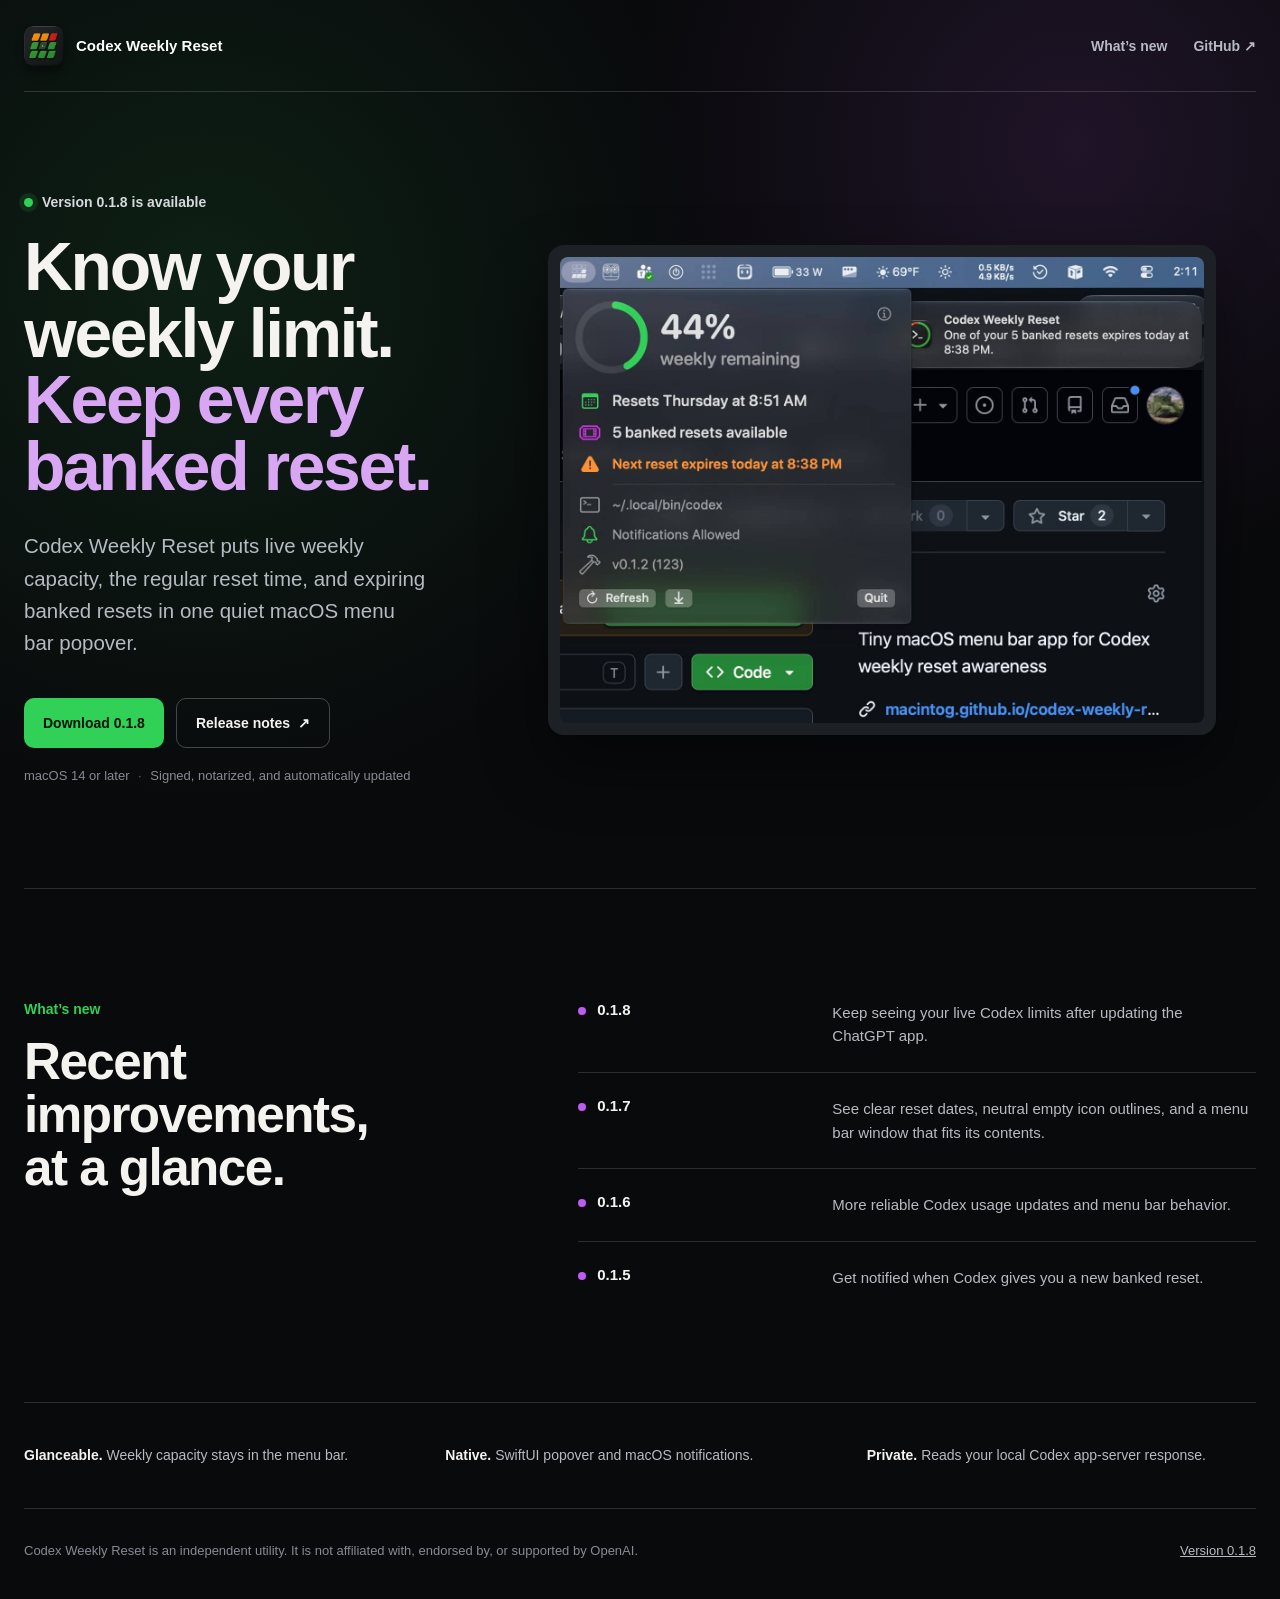
<file: index.html>
<!doctype html>
<html lang="en">
<head>
  <meta charset="utf-8">
  <meta name="viewport" content="width=device-width, initial-scale=1">
  <meta name="color-scheme" content="dark">
  <title>Codex Weekly Reset</title>
  <meta name="description" content="A native macOS menu bar app for tracking weekly Codex capacity, banked resets, and upcoming reset expirations.">
  <link rel="canonical" href="https://macintog.github.io/codex-weekly-reset/">
  <meta property="og:title" content="Codex Weekly Reset">
  <meta property="og:description" content="See weekly Codex capacity, banked resets, and upcoming expirations without leaving the menu bar.">
  <meta property="og:type" content="website">
  <meta property="og:url" content="https://macintog.github.io/codex-weekly-reset/">
  <meta property="og:image" content="https://macintog.github.io/codex-weekly-reset/assets/codex-weekly-reset-alert.jpg?v=123">
  <meta property="og:image:secure_url" content="https://macintog.github.io/codex-weekly-reset/assets/codex-weekly-reset-alert.jpg?v=123">
  <meta property="og:image:type" content="image/jpeg">
  <meta property="og:image:width" content="1426">
  <meta property="og:image:height" content="1032">
  <meta property="og:image:alt" content="Codex Weekly Reset build 123 showing an expiring banked reset and its native macOS alert">
  <meta name="twitter:card" content="summary_large_image">
  <meta name="twitter:image" content="https://macintog.github.io/codex-weekly-reset/assets/codex-weekly-reset-alert.jpg?v=123">
  <meta name="twitter:image:alt" content="Codex Weekly Reset build 123 showing an expiring banked reset and its native macOS alert">
  <meta name="theme-color" content="#090a0c">
  <link rel="icon" href="assets/app-icon.png">
  <link rel="apple-touch-icon" href="assets/app-icon.png">
  <link rel="preload" href="assets/codex-weekly-reset-alert.jpg" as="image">
  <link rel="stylesheet" href="styles.css">
</head>
<body>
  <div class="site-shell">
    <header class="site-header">
      <a class="product-lockup" href="https://github.com/macintog/codex-weekly-reset" aria-label="Codex Weekly Reset on GitHub">
        <img src="assets/app-icon.png" width="40" height="40" alt="" class="app-icon">
        <span>Codex Weekly Reset</span>
      </a>

      <nav class="site-nav" aria-label="Site links">
        <a href="#whats-new">What’s new</a>
        <a href="https://github.com/macintog/codex-weekly-reset">GitHub <span aria-hidden="true">↗</span></a>
      </nav>
    </header>

    <main>
      <section class="hero" aria-labelledby="hero-title">
        <div class="hero-copy">
          <p class="release-line"><span class="release-dot" aria-hidden="true"></span>Version 0.1.8 is available</p>
          <h1 id="hero-title">Know your weekly limit. <span>Keep every banked reset.</span></h1>
          <p class="lede">Codex Weekly Reset puts live weekly capacity, the regular reset time, and expiring banked resets in one quiet macOS menu bar popover.</p>

          <div class="actions" aria-label="Download and release links">
            <a class="button button-primary" href="downloads/CodexWeeklyReset.zip">Download 0.1.8</a>
            <a class="button button-secondary" href="https://github.com/macintog/codex-weekly-reset/releases/tag/v0.1.8">Release notes <span aria-hidden="true">↗</span></a>
          </div>

          <p class="download-meta">macOS 14 or later <span aria-hidden="true">·</span> Signed, notarized, and automatically updated</p>
        </div>

        <figure class="hero-visual">
          <a class="preview-link" href="assets/codex-weekly-reset-alert.jpg" aria-label="Open the full-size Codex Weekly Reset launch warning screenshot">
            <div class="preview-frame">
              <img class="app-preview-image" src="assets/codex-weekly-reset-alert.jpg" width="1426" height="1032" alt="Codex Weekly Reset build 123 showing 44 percent weekly capacity, five banked resets, a reset expiring today, and its matching native macOS notification">
            </div>
          </a>
        </figure>
      </section>

      <section class="release-section" id="whats-new" aria-labelledby="release-title">
        <div class="release-heading">
          <p>What’s new</p>
          <h2 id="release-title">Recent improvements, at a glance.</h2>
        </div>

        <dl class="feature-list">
          <div class="feature-row feature-row-primary">
            <dt><span class="feature-signal purple" aria-hidden="true"></span>0.1.8</dt>
            <dd>Keep seeing your live Codex limits after updating the ChatGPT app.</dd>
          </div>
          <div class="feature-row">
            <dt><span class="feature-signal purple" aria-hidden="true"></span>0.1.7</dt>
            <dd>See clear reset dates, neutral empty icon outlines, and a menu bar window that fits its contents.</dd>
          </div>
          <div class="feature-row">
            <dt><span class="feature-signal purple" aria-hidden="true"></span>0.1.6</dt>
            <dd>More reliable Codex usage updates and menu bar behavior.</dd>
          </div>
          <div class="feature-row">
            <dt><span class="feature-signal purple" aria-hidden="true"></span>0.1.5</dt>
            <dd>Get notified when Codex gives you a new banked reset.</dd>
          </div>
        </dl>
      </section>

      <section class="confidence-row" aria-label="Product details">
        <p><strong>Glanceable.</strong> Weekly capacity stays in the menu bar.</p>
        <p><strong>Native.</strong> SwiftUI popover and macOS notifications.</p>
        <p><strong>Private.</strong> Reads your local Codex app-server response.</p>
      </section>
    </main>

    <footer class="site-footer">
      <p>Codex Weekly Reset is an independent utility. It is not affiliated with, endorsed by, or supported by OpenAI.</p>
      <a href="https://github.com/macintog/codex-weekly-reset/releases/tag/v0.1.8">Version 0.1.8</a>
    </footer>
  </div>
</body>
</html>
</file>
<file: styles.css>
:root {
  color-scheme: dark;
  --bg: #090a0c;
  --surface: #15171b;
  --surface-raised: #1d2025;
  --text: #f5f3ef;
  --muted: #b7bac2;
  --faint: #858a94;
  --line: rgba(255, 255, 255, 0.14);
  --line-strong: rgba(255, 255, 255, 0.24);
  --green: #31d158;
  --purple: #bf5af2;
  --amber: #ffb340;
  --red: #ff453a;
  --focus: #64d2ff;
}

* {
  box-sizing: border-box;
}

html {
  min-width: 320px;
  scroll-behavior: smooth;
  background: var(--bg);
}

body {
  min-width: 320px;
  margin: 0;
  color: var(--text);
  font-family: ui-sans-serif, -apple-system, BlinkMacSystemFont, "SF Pro Text", "Segoe UI", sans-serif;
  background:
    radial-gradient(circle at 84% 9%, rgba(191, 90, 242, 0.12), transparent 28rem),
    radial-gradient(circle at 16% 18%, rgba(49, 209, 88, 0.11), transparent 32rem),
    var(--bg);
}

a {
  color: inherit;
}

img,
svg {
  display: block;
}

.site-shell {
  width: min(1240px, calc(100% - 48px));
  margin: 0 auto;
}

.site-header {
  display: flex;
  align-items: center;
  justify-content: space-between;
  min-height: 92px;
  border-bottom: 1px solid var(--line);
}

.product-lockup {
  display: inline-flex;
  align-items: center;
  gap: 12px;
  color: #fff;
  font-size: 15px;
  font-weight: 680;
  text-decoration: none;
}

.app-icon {
  width: 40px;
  height: 40px;
  border-radius: 9px;
  box-shadow: 0 6px 8px rgba(0, 0, 0, 0.36);
}

.site-nav {
  display: flex;
  align-items: center;
  gap: 26px;
}

.site-nav a {
  color: var(--muted);
  font-size: 14px;
  font-weight: 620;
  text-decoration: none;
  transition: color 160ms ease;
}

.site-nav a:hover {
  color: var(--text);
}

.hero {
  display: grid;
  grid-template-columns: minmax(380px, 0.72fr) minmax(600px, 1.28fr);
  gap: clamp(44px, 5vw, 72px);
  align-items: center;
  min-height: 720px;
  padding: clamp(72px, 8vw, 116px) 0;
}

.hero-copy,
.hero-visual {
  min-width: 0;
}

.release-line {
  display: flex;
  align-items: center;
  gap: 9px;
  width: fit-content;
  margin: 0 0 24px;
  color: #d8d9de;
  font-size: 14px;
  font-weight: 650;
}

.release-dot {
  width: 9px;
  height: 9px;
  border-radius: 50%;
  background: var(--green);
  box-shadow: 0 0 0 5px rgba(49, 209, 88, 0.12);
}

h1,
h2 {
  text-wrap: balance;
}

h1 {
  max-width: 650px;
  margin: 0;
  font-size: clamp(3.25rem, 5.3vw, 4.8rem);
  line-height: 0.98;
  font-weight: 790;
  letter-spacing: -0.035em;
}

h1 span {
  color: #d8a6f3;
}

.lede {
  max-width: 620px;
  margin: 30px 0 0;
  color: var(--muted);
  font-size: clamp(1.08rem, 2vw, 1.28rem);
  line-height: 1.58;
  text-wrap: pretty;
}

.actions {
  display: flex;
  flex-wrap: wrap;
  gap: 12px;
  margin-top: 38px;
}

.button {
  display: inline-flex;
  align-items: center;
  justify-content: center;
  gap: 8px;
  min-height: 50px;
  padding: 0 19px;
  border-radius: 10px;
  font-size: 14px;
  font-weight: 740;
  text-decoration: none;
  transition: transform 160ms ease, background-color 160ms ease, border-color 160ms ease;
}

.button:hover {
  transform: translateY(-1px);
}

.button-primary {
  color: #061108;
  background: var(--green);
}

.button-primary:hover {
  background: #46dd69;
}

.button-secondary {
  border: 1px solid var(--line-strong);
  color: var(--text);
  background: transparent;
}

.button-secondary:hover {
  border-color: rgba(255, 255, 255, 0.4);
  background: rgba(255, 255, 255, 0.05);
}

.download-meta {
  margin: 18px 0 0;
  color: var(--faint);
  font-size: 13px;
  line-height: 1.5;
}

.download-meta span {
  margin: 0 5px;
  color: #5f646e;
}

.preview-frame {
  overflow: hidden;
  padding: 12px;
  border-radius: 16px;
  background: var(--surface-raised);
  box-shadow: 0 30px 64px rgba(0, 0, 0, 0.46);
}

.preview-link {
  display: block;
  border-radius: 16px;
  text-decoration: none;
}

.app-preview-image {
  width: 100%;
  height: auto;
  border-radius: 8px;
}

figcaption {
  margin-top: 14px;
  color: var(--faint);
  font-size: 13px;
  text-align: center;
}

.release-section {
  display: grid;
  grid-template-columns: minmax(280px, 0.8fr) minmax(460px, 1.2fr);
  gap: clamp(48px, 8vw, 104px);
  padding: clamp(72px, 9vw, 112px) 0;
  border-top: 1px solid var(--line);
  border-bottom: 1px solid var(--line);
}

.release-heading p {
  margin: 0 0 18px;
  color: var(--green);
  font-size: 14px;
  font-weight: 700;
}

.release-heading h2 {
  max-width: 480px;
  margin: 0;
  font-size: clamp(2.15rem, 4vw, 3.5rem);
  line-height: 1.04;
  letter-spacing: -0.03em;
}

.feature-list {
  margin: 0;
}

.feature-row {
  display: grid;
  grid-template-columns: minmax(150px, 0.7fr) minmax(260px, 1.3fr);
  gap: 26px;
  padding: 24px 0;
  border-top: 1px solid var(--line);
}

.feature-row:first-child {
  padding-top: 0;
  border-top: 0;
}

.feature-row:last-child {
  padding-bottom: 0;
}

.feature-row dt {
  display: flex;
  gap: 11px;
  align-items: baseline;
  color: var(--text);
  font-size: 15px;
  font-weight: 720;
}

.feature-row dd {
  margin: 0;
  color: var(--muted);
  font-size: 15px;
  line-height: 1.58;
  text-wrap: pretty;
}

.feature-signal {
  width: 8px;
  height: 8px;
  border-radius: 50%;
  flex: 0 0 auto;
}

.feature-signal.purple {
  background: var(--purple);
}

.feature-signal.amber {
  background: var(--amber);
}

.feature-signal.green {
  background: var(--green);
}

.confidence-row {
  display: grid;
  grid-template-columns: repeat(3, 1fr);
  gap: 32px;
  padding: 42px 0;
}

.confidence-row p {
  margin: 0;
  color: var(--muted);
  font-size: 14px;
  line-height: 1.55;
}

.confidence-row strong {
  color: var(--text);
}

.site-footer {
  display: flex;
  justify-content: space-between;
  gap: 36px;
  padding: 32px 0 38px;
  border-top: 1px solid var(--line);
  color: var(--faint);
  font-size: 13px;
  line-height: 1.5;
}

.site-footer p {
  max-width: 680px;
  margin: 0;
}

.site-footer a {
  color: var(--muted);
  white-space: nowrap;
}

.button:focus-visible,
.preview-link:focus-visible,
.site-nav a:focus-visible,
.product-lockup:focus-visible,
.site-footer a:focus-visible {
  outline: 2px solid var(--focus);
  outline-offset: 4px;
}

@media (max-width: 1080px) {
  .hero {
    grid-template-columns: 1fr;
    min-height: auto;
  }

  .hero-copy {
    max-width: 760px;
  }

  .hero-visual {
    max-width: 920px;
  }

  .release-section {
    grid-template-columns: 1fr;
  }

  .release-heading h2 {
    max-width: 680px;
  }
}

@media (max-width: 640px) {
  .site-shell {
    width: min(100% - 30px, 1240px);
  }

  .site-header {
    min-height: 76px;
  }

  .site-nav {
    gap: 16px;
  }

  .site-nav a:first-child {
    display: none;
  }

  .product-lockup span {
    position: absolute;
    width: 1px;
    height: 1px;
    overflow: hidden;
    clip-path: inset(50%);
    white-space: nowrap;
  }

  .hero {
    gap: 46px;
    padding: 64px 0 72px;
  }

  h1 {
    font-size: clamp(2.9rem, 14vw, 4rem);
  }

  .actions {
    display: grid;
  }

  .button {
    width: 100%;
  }

  .download-meta span {
    margin: 0 2px;
  }

  .preview-frame {
    padding: 7px;
    border-radius: 12px;
  }

  .release-section {
    gap: 44px;
    padding: 72px 0;
  }

  .feature-row {
    grid-template-columns: 1fr;
    gap: 10px;
  }

  .confidence-row {
    grid-template-columns: 1fr;
    gap: 18px;
  }

  .site-footer {
    display: grid;
    gap: 16px;
  }
}

@media (prefers-reduced-motion: reduce) {
  html {
    scroll-behavior: auto;
  }

  .button,
  .site-nav a {
    transition: none;
  }
}
</file>
